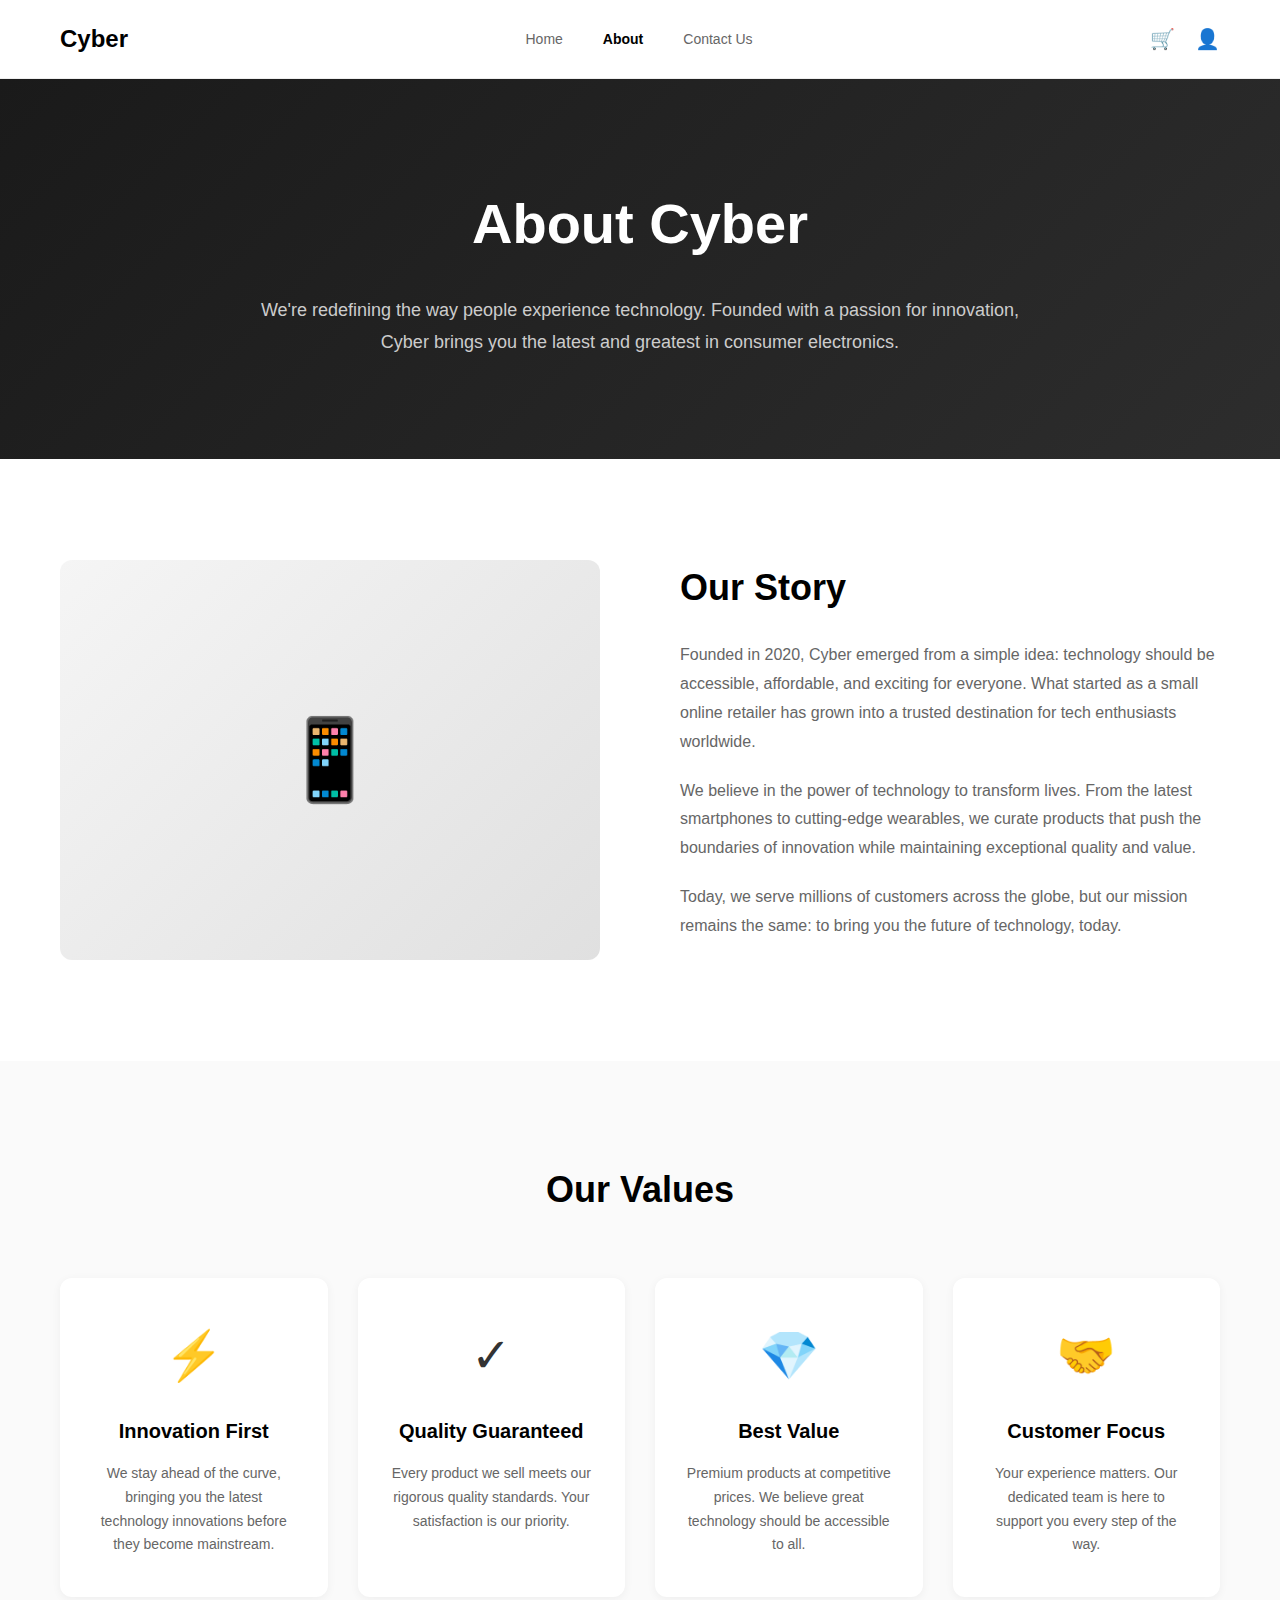
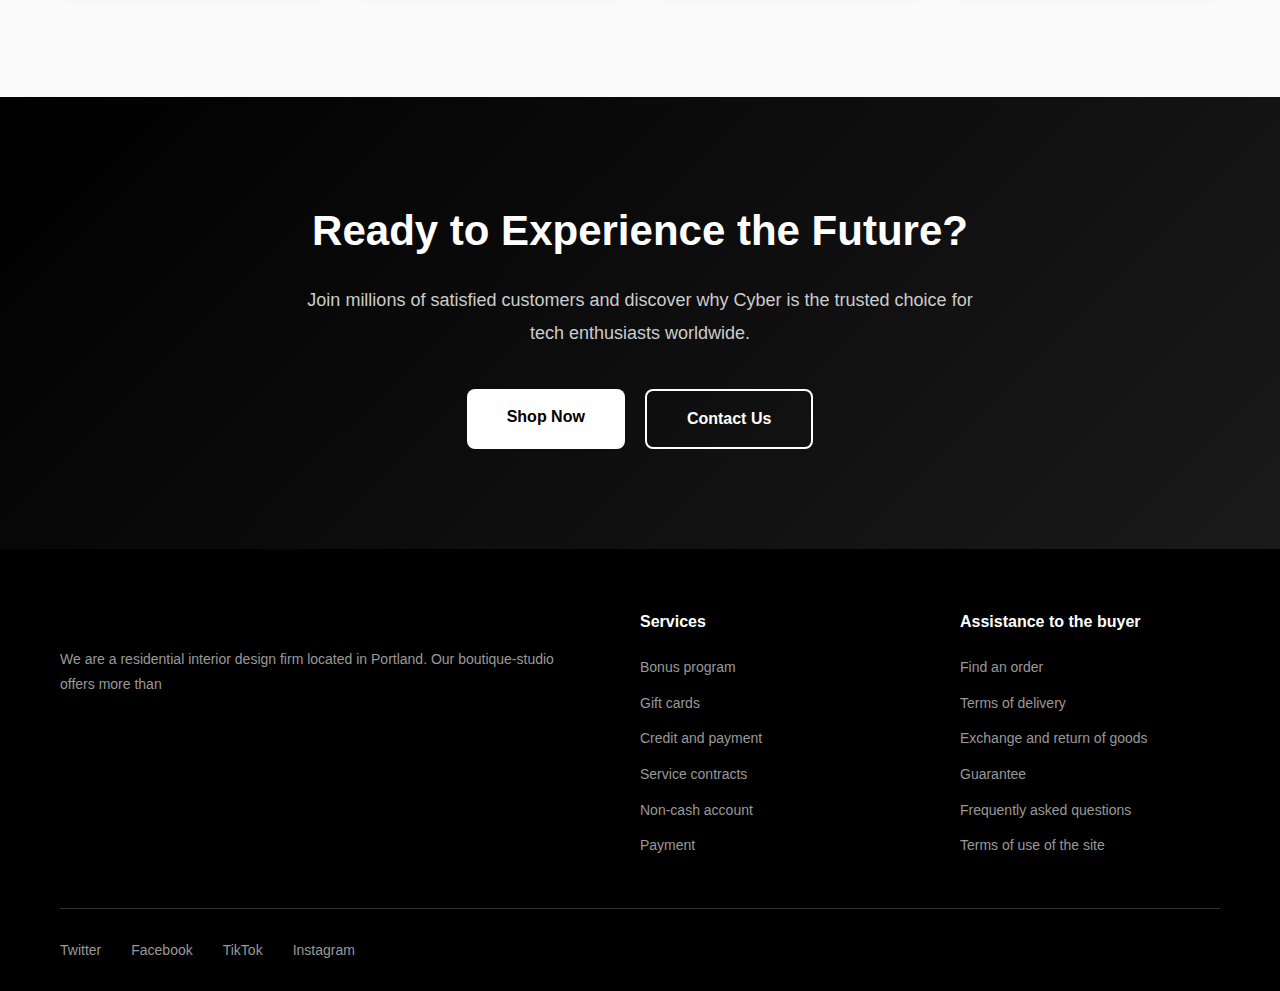
<file: about.html>
<!DOCTYPE html>
<html lang="en">
<head>
    <meta charset="UTF-8">
    <meta name="viewport" content="width=device-width, initial-scale=1.0">
    <title>About Us - Cyber</title>
    <link rel="stylesheet" href="/style/style.css" />
    <link rel="stylesheet" href="/style/about.css">
</head>
<body>
    <!-- Header -->
        <header class="header">
      <div class="container">
        <div class="nav-wrapper">
          <div class="logo">Cyber</div>
          <nav class="nav-menu">
            <a href="/index.html" class="nav-link ">Home</a>
            <a href="/about.html" class="nav-link active">About</a>
            <a href="/contact.html" class="nav-link">Contact Us</a>
          </nav>
          <div class="nav-icons">
            <a href="/cart.html" class="icon">🛒</a>
            <a href="#" class="icon">👤</a>
          </div>
        </div>
      </div>
    </header>

    <!-- Hero Section -->
    <section class="about-hero">
        <div class="container">
            <div class="hero-content">
                <h1 class="hero-title">About Cyber</h1>
                <p class="hero-description">We're redefining the way people experience technology. Founded with a passion for innovation, Cyber brings you the latest and greatest in consumer electronics.</p>
            </div>
        </div>
    </section>

    <!-- Story Section -->
    <section class="story-section">
        <div class="container">
            <div class="story-layout">
                <div class="story-image">
                    <div class="image-placeholder">
                        <span>📱</span>
                    </div>
                </div>
                <div class="story-content">
                    <h2 class="section-title">Our Story</h2>
                    <p>Founded in 2020, Cyber emerged from a simple idea: technology should be accessible, affordable, and exciting for everyone. What started as a small online retailer has grown into a trusted destination for tech enthusiasts worldwide.</p>
                    <p>We believe in the power of technology to transform lives. From the latest smartphones to cutting-edge wearables, we curate products that push the boundaries of innovation while maintaining exceptional quality and value.</p>
                    <p>Today, we serve millions of customers across the globe, but our mission remains the same: to bring you the future of technology, today.</p>
                </div>
            </div>
        </div>
    </section>

    <!-- Values Section -->
    <section class="values-section">
        <div class="container">
            <h2 class="section-title centered">Our Values</h2>
            <div class="values-grid">
                <div class="value-card">
                    <div class="value-icon">⚡</div>
                    <h3>Innovation First</h3>
                    <p>We stay ahead of the curve, bringing you the latest technology innovations before they become mainstream.</p>
                </div>
                <div class="value-card">
                    <div class="value-icon">✓</div>
                    <h3>Quality Guaranteed</h3>
                    <p>Every product we sell meets our rigorous quality standards. Your satisfaction is our priority.</p>
                </div>
                <div class="value-card">
                    <div class="value-icon">💎</div>
                    <h3>Best Value</h3>
                    <p>Premium products at competitive prices. We believe great technology should be accessible to all.</p>
                </div>
                <div class="value-card">
                    <div class="value-icon">🤝</div>
                    <h3>Customer Focus</h3>
                    <p>Your experience matters. Our dedicated team is here to support you every step of the way.</p>
                </div>
            </div>
        </div>
    </section>

    <!-- CTA Section -->
    <section class="cta-section">
        <div class="container">
            <div class="cta-content">
                <h2>Ready to Experience the Future?</h2>
                <p>Join millions of satisfied customers and discover why Cyber is the trusted choice for tech enthusiasts worldwide.</p>
                <div class="cta-buttons">
                    <a href="index.html#products" class="cta-btn primary">Shop Now</a>
                    <a href="contact.html" class="cta-btn secondary">Contact Us</a>
                </div>
            </div>
        </div>
    </section>

    <!-- Footer -->
    <footer class="footer">
        <div class="container">
            <div class="footer-grid">
                <div class="footer-col">
                    <div class="logo">cyber</div>
                    <p>We are a residential interior design firm located in Portland. Our boutique-studio offers more than</p>
                </div>
                <div class="footer-col">
                    <h4>Services</h4>
                    <ul>
                        <li><a href="#">Bonus program</a></li>
                        <li><a href="#">Gift cards</a></li>
                        <li><a href="#">Credit and payment</a></li>
                        <li><a href="#">Service contracts</a></li>
                        <li><a href="#">Non-cash account</a></li>
                        <li><a href="#">Payment</a></li>
                    </ul>
                </div>
                <div class="footer-col">
                    <h4>Assistance to the buyer</h4>
                    <ul>
                        <li><a href="#">Find an order</a></li>
                        <li><a href="#">Terms of delivery</a></li>
                        <li><a href="#">Exchange and return of goods</a></li>
                        <li><a href="#">Guarantee</a></li>
                        <li><a href="#">Frequently asked questions</a></li>
                        <li><a href="#">Terms of use of the site</a></li>
                    </ul>
                </div>
            </div>
            <div class="footer-social">
                <a href="#">Twitter</a>
                <a href="#">Facebook</a>
                <a href="#">TikTok</a>
                <a href="#">Instagram</a>
            </div>
        </div>
    </footer>
</body>
</html>
</file>
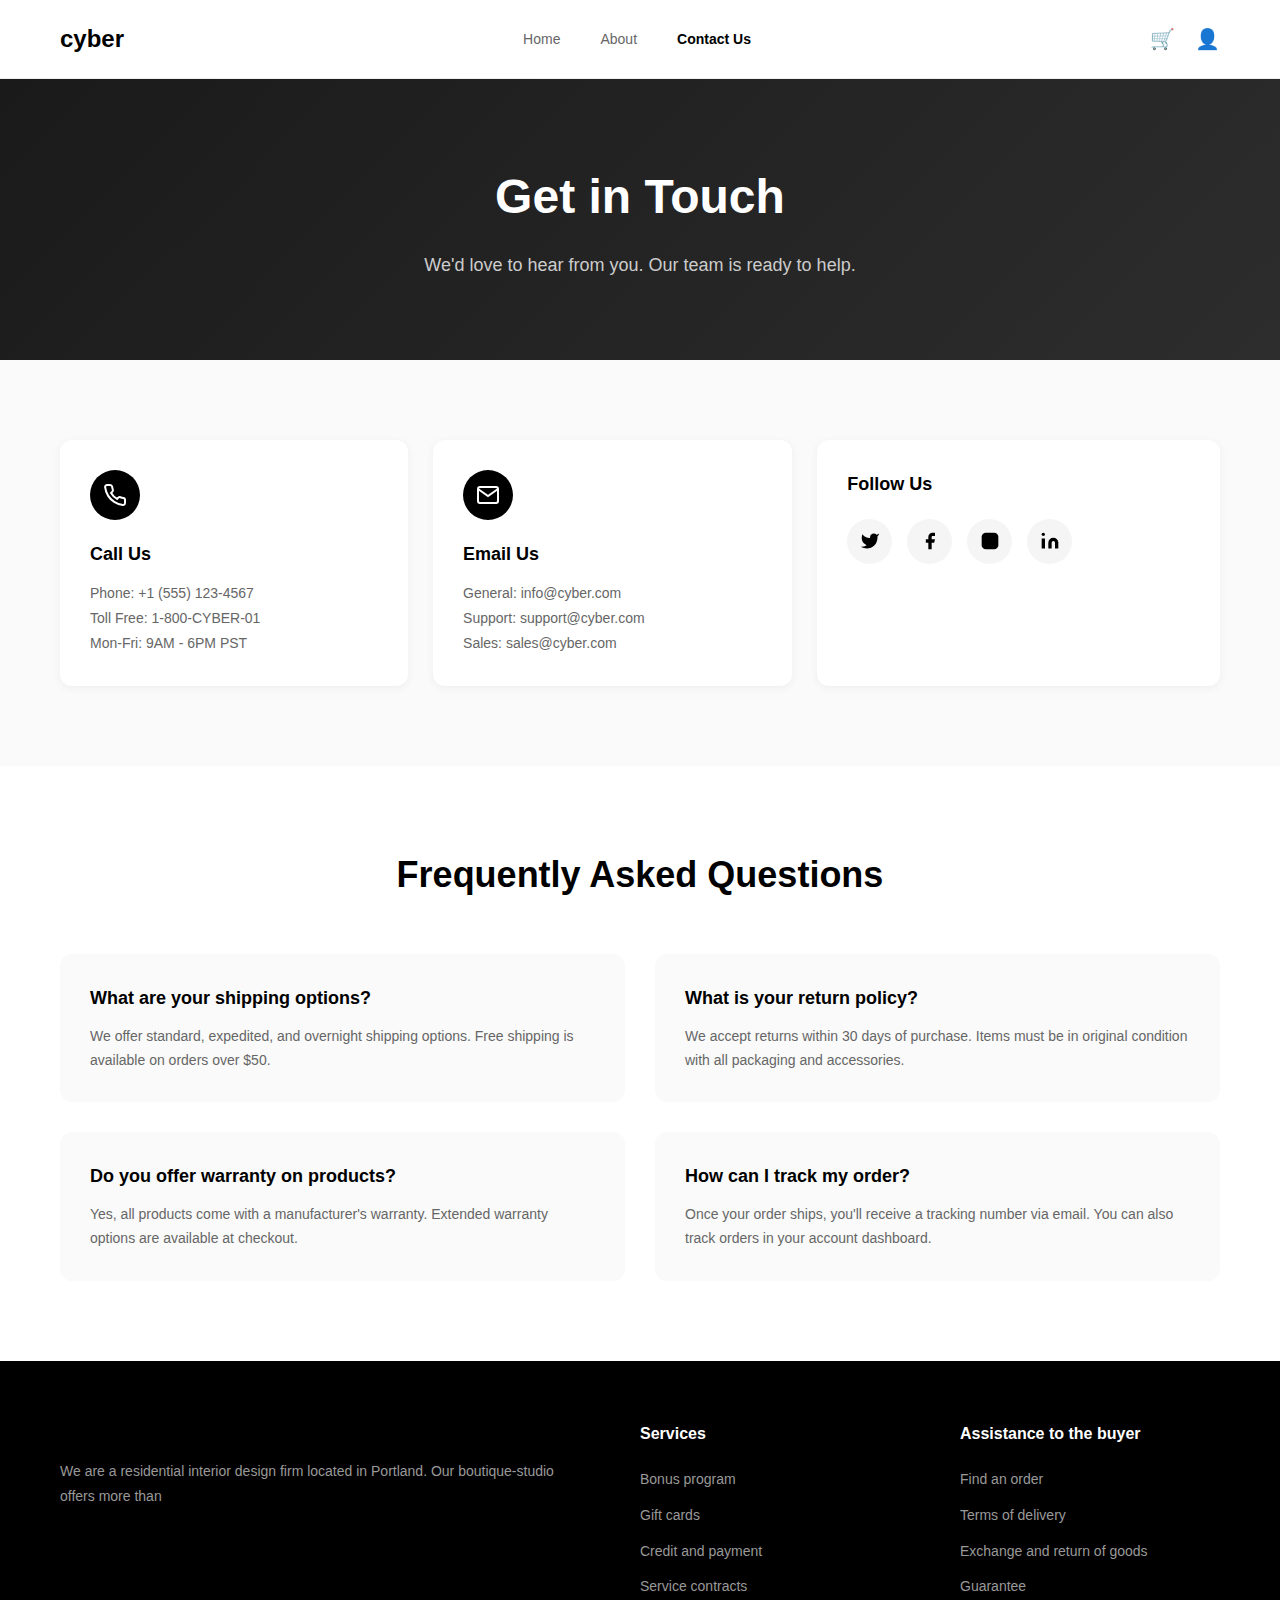
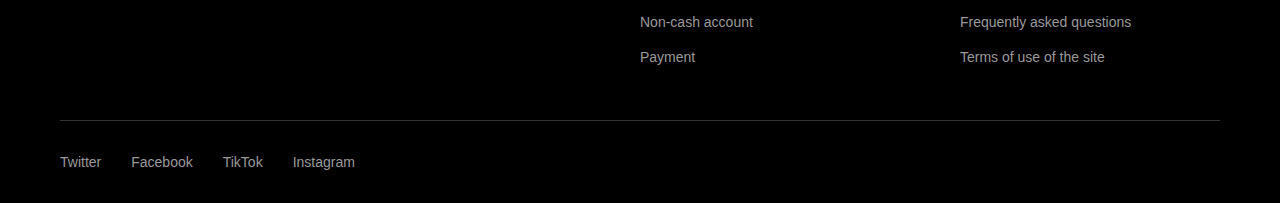
<file: contact.html>
<!DOCTYPE html>
<html lang="en">
<head>
    <meta charset="UTF-8">
    <meta name="viewport" content="width=device-width, initial-scale=1.0">
    <title>Contact Us - Cyber</title>
    <link rel="stylesheet" href="/style/style.css">
    <link rel="stylesheet" href="/style/contact.css">
</head>
<body>
    <!-- Header -->
    <header class="header">
      <div class="container">
        <div class="nav-wrapper">
          <div class="logo">cyber</div>
          <nav class="nav-menu">
            <a href="/index.html" class="nav-link">Home</a>
            <a href="/about.html" class="nav-link">About</a>
            <a href="/contact.html" class="nav-link active">Contact Us</a>
          </nav>
          <div class="nav-icons">
            <a href="/cart.html" class="icon">🛒</a>
            <a href="#" class="icon">👤</a>
          </div>
        </div>
      </div>
    </header>

    <!-- Hero Section -->
    <section class="contact-hero">
        <div class="container">
            <h1 class="hero-title">Get in Touch</h1>
            <p class="hero-subtitle">We'd love to hear from you. Our team is ready to help.</p>
        </div>
    </section>

    <!-- Contact Section -->
    <section class="contact-section">
        <div class="container">
                <!-- Contact Information -->
                <div class="contact-info">
                    <div class="info-card">
                        <div class="info-icon">
                            <svg width="24" height="24" viewBox="0 0 24 24" fill="none" stroke="currentColor" stroke-width="2">
                                <path d="M22 16.92v3a2 2 0 0 1-2.18 2 19.79 19.79 0 0 1-8.63-3.07 19.5 19.5 0 0 1-6-6 19.79 19.79 0 0 1-3.07-8.67A2 2 0 0 1 4.11 2h3a2 2 0 0 1 2 1.72 12.84 12.84 0 0 0 .7 2.81 2 2 0 0 1-.45 2.11L8.09 9.91a16 16 0 0 0 6 6l1.27-1.27a2 2 0 0 1 2.11-.45 12.84 12.84 0 0 0 2.81.7A2 2 0 0 1 22 16.92z"></path>
                            </svg>
                        </div>
                        <h3>Call Us</h3>
                        <p>Phone: +1 (555) 123-4567<br>Toll Free: 1-800-CYBER-01<br>Mon-Fri: 9AM - 6PM PST</p>
                    </div>

                    <div class="info-card">
                        <div class="info-icon">
                            <svg width="24" height="24" viewBox="0 0 24 24" fill="none" stroke="currentColor" stroke-width="2">
                                <path d="M4 4h16c1.1 0 2 .9 2 2v12c0 1.1-.9 2-2 2H4c-1.1 0-2-.9-2-2V6c0-1.1.9-2 2-2z"></path>
                                <polyline points="22,6 12,13 2,6"></polyline>
                            </svg>
                        </div>
                        <h3>Email Us</h3>
                        <p>General: info@cyber.com<br>Support: support@cyber.com<br>Sales: sales@cyber.com</p>
                    </div>

                 

                    <div class="social-links">
                        <h3>Follow Us</h3>
                        <div class="social-icons">
                            <a href="#" class="social-icon">
                                <svg width="20" height="20" viewBox="0 0 24 24" fill="currentColor">
                                    <path d="M23 3a10.9 10.9 0 01-3.14 1.53 4.48 4.48 0 00-7.86 3v1A10.66 10.66 0 013 4s-4 9 5 13a11.64 11.64 0 01-7 2c9 5 20 0 20-11.5a4.5 4.5 0 00-.08-.83A7.72 7.72 0 0023 3z"></path>
                                </svg>
                            </a>
                            <a href="#" class="social-icon">
                                <svg width="20" height="20" viewBox="0 0 24 24" fill="currentColor">
                                    <path d="M18 2h-3a5 5 0 00-5 5v3H7v4h3v8h4v-8h3l1-4h-4V7a1 1 0 011-1h3z"></path>
                                </svg>
                            </a>
                            <a href="#" class="social-icon">
                                <svg width="20" height="20" viewBox="0 0 24 24" fill="currentColor">
                                    <rect x="2" y="2" width="20" height="20" rx="5" ry="5"></rect>
                                    <path d="M16 11.37A4 4 0 1112.63 8 4 4 0 0116 11.37z" stroke="#000" stroke-width="1"></path>
                                    <line x1="17.5" y1="6.5" x2="17.51" y2="6.5" stroke="#000" stroke-width="2"></line>
                                </svg>
                            </a>
                            <a href="#" class="social-icon">
                                <svg width="20" height="20" viewBox="0 0 24 24" fill="currentColor">
                                    <path d="M16 8a6 6 0 016 6v7h-4v-7a2 2 0 00-2-2 2 2 0 00-2 2v7h-4v-7a6 6 0 016-6zM2 9h4v12H2z"></path>
                                    <circle cx="4" cy="4" r="2"></circle>
                                </svg>
                            </a>
                        </div>
                    </div>
               

            </div>
        </div>
    </section>


    <!-- FAQ Section -->
    <section class="faq-section">
        <div class="container">
            <h2 class="section-title">Frequently Asked Questions</h2>
            <div class="faq-grid">
                <div class="faq-item">
                    <h3>What are your shipping options?</h3>
                    <p>We offer standard, expedited, and overnight shipping options. Free shipping is available on orders over $50.</p>
                </div>
                <div class="faq-item">
                    <h3>What is your return policy?</h3>
                    <p>We accept returns within 30 days of purchase. Items must be in original condition with all packaging and accessories.</p>
                </div>
                <div class="faq-item">
                    <h3>Do you offer warranty on products?</h3>
                    <p>Yes, all products come with a manufacturer's warranty. Extended warranty options are available at checkout.</p>
                </div>
                <div class="faq-item">
                    <h3>How can I track my order?</h3>
                    <p>Once your order ships, you'll receive a tracking number via email. You can also track orders in your account dashboard.</p>
                </div>
            </div>
        </div>
    </section>

    <!-- Footer -->
    <footer class="footer">
        <div class="container">
            <div class="footer-grid">
                <div class="footer-col">
                    <div class="logo">cyber</div>
                    <p>We are a residential interior design firm located in Portland. Our boutique-studio offers more than</p>
                </div>
                <div class="footer-col">
                    <h4>Services</h4>
                    <ul>
                        <li><a href="#">Bonus program</a></li>
                        <li><a href="#">Gift cards</a></li>
                        <li><a href="#">Credit and payment</a></li>
                        <li><a href="#">Service contracts</a></li>
                        <li><a href="#">Non-cash account</a></li>
                        <li><a href="#">Payment</a></li>
                    </ul>
                </div>
                <div class="footer-col">
                    <h4>Assistance to the buyer</h4>
                    <ul>
                        <li><a href="#">Find an order</a></li>
                        <li><a href="#">Terms of delivery</a></li>
                        <li><a href="#">Exchange and return of goods</a></li>
                        <li><a href="#">Guarantee</a></li>
                        <li><a href="#">Frequently asked questions</a></li>
                        <li><a href="#">Terms of use of the site</a></li>
                    </ul>
                </div>
            </div>
            <div class="footer-social">
                <a href="#">Twitter</a>
                <a href="#">Facebook</a>
                <a href="#">TikTok</a>
                <a href="#">Instagram</a>
            </div>
        </div>
    </footer>
</body>
</html>
</file>
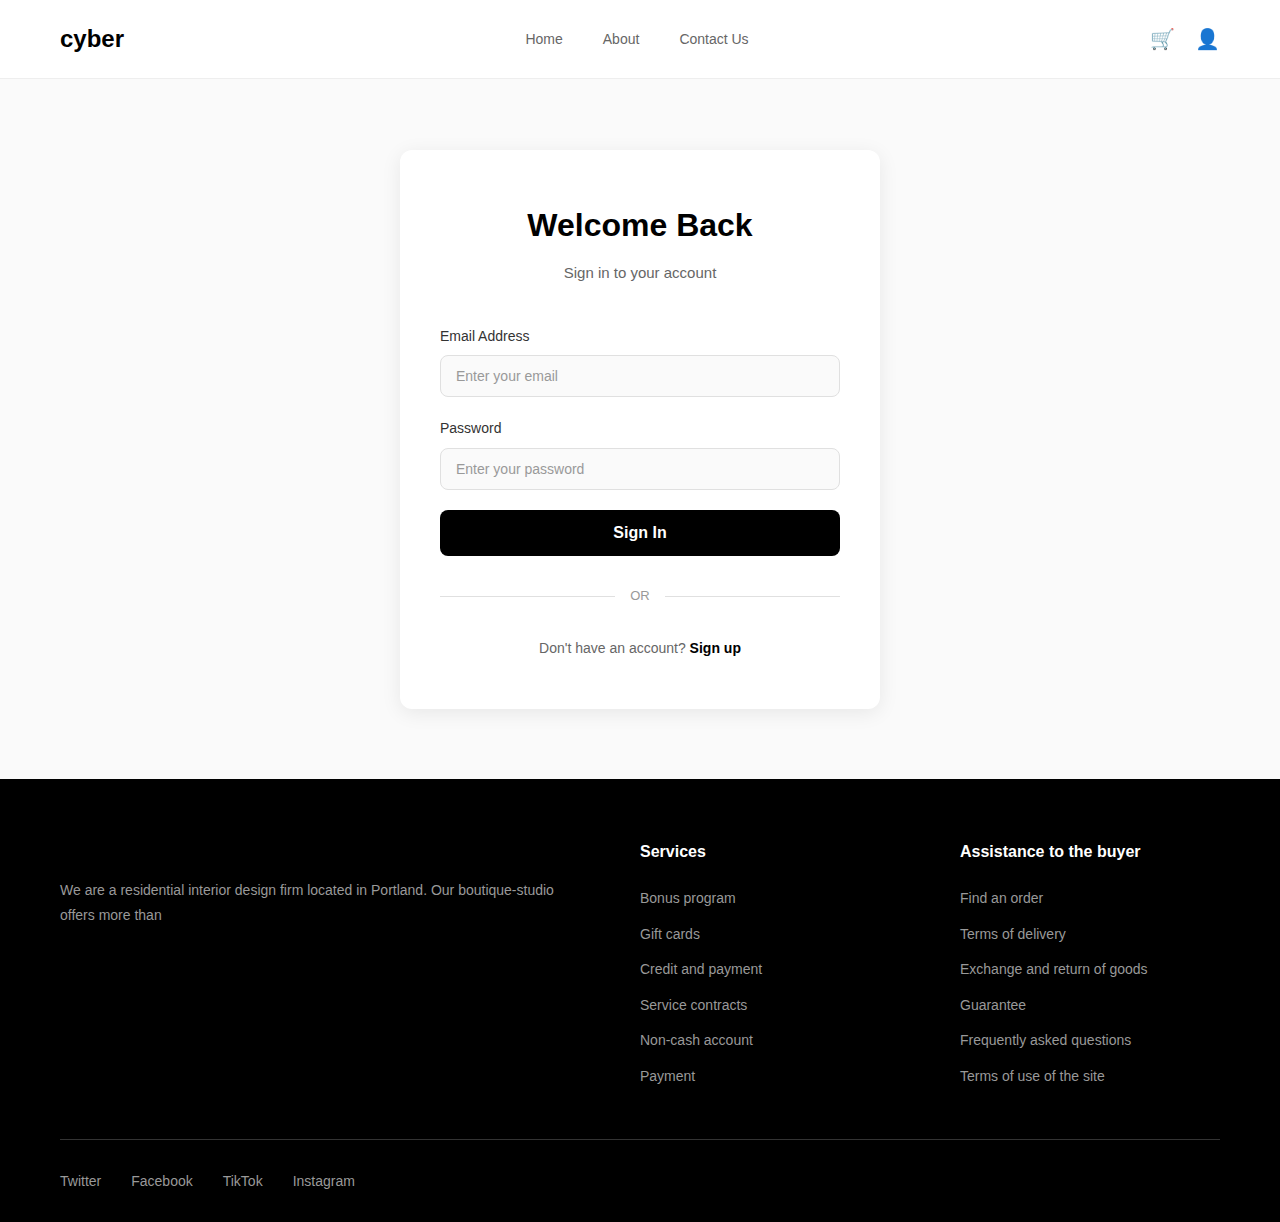
<file: signin.html>
<!DOCTYPE html>
<html lang="en">
  <head>
    <meta charset="UTF-8" />
    <meta name="viewport" content="width=device-width, initial-scale=1.0" />
    <title>Login - Cyber</title>
    <link rel="stylesheet" href="auth.css" />
  </head>
  <body>
    <!-- Header -->
    <header class="header">
      <div class="container">
        <div class="nav-wrapper">
          <div class="logo">cyber</div>
          <nav class="nav-menu">
            <a href="/index.html" class="nav-link">Home</a>
            <a href="#" class="nav-link">About</a>
            <a href="#" class="nav-link">Contact Us</a>
          </nav>
          <div class="nav-icons">
            <a href="/cart.html" class="icon">🛒</a>
            <a href="#" class="icon">👤</a>
          </div>
        </div>
      </div>
    </header>

    <!-- Login Section -->
    <section class="auth-section">
      <div class="auth-container">
        <div class="auth-box">
          <h1 class="auth-title">Welcome Back</h1>
          <p class="auth-subtitle">Sign in to your account</p>

          <form class="auth-form">
            <div class="form-group">
              <label for="email" class="form-label">Email Address</label>
              <input
                type="email"
                id="email"
                class="form-input"
                placeholder="Enter your email"
                required
              />
            </div>

            <div class="form-group">
              <label for="password" class="form-label">Password</label>
              <input
                type="password"
                id="password"
                class="form-input"
                placeholder="Enter your password"
                required
              />
            </div>

            <button type="submit" class="auth-btn">Sign In</button>
          </form>

          <div class="divider">
            <span>OR</span>
          </div>

          <p class="auth-footer">
            Don't have an account?
            <a href="/signup.html" class="auth-link">Sign up</a>
          </p>
        </div>
      </div>
    </section>

    <!-- Footer -->
    <footer class="footer">
      <div class="container">
        <div class="footer-grid">
          <div class="footer-col">
            <div class="logo">cyber</div>
            <p>
              We are a residential interior design firm located in Portland. Our
              boutique-studio offers more than
            </p>
          </div>
          <div class="footer-col">
            <h4>Services</h4>
            <ul>
              <li><a href="#">Bonus program</a></li>
              <li><a href="#">Gift cards</a></li>
              <li><a href="#">Credit and payment</a></li>
              <li><a href="#">Service contracts</a></li>
              <li><a href="#">Non-cash account</a></li>
              <li><a href="#">Payment</a></li>
            </ul>
          </div>
          <div class="footer-col">
            <h4>Assistance to the buyer</h4>
            <ul>
              <li><a href="#">Find an order</a></li>
              <li><a href="#">Terms of delivery</a></li>
              <li><a href="#">Exchange and return of goods</a></li>
              <li><a href="#">Guarantee</a></li>
              <li><a href="#">Frequently asked questions</a></li>
              <li><a href="#">Terms of use of the site</a></li>
            </ul>
          </div>
        </div>
        <div class="footer-social">
          <a href="#">Twitter</a>
          <a href="#">Facebook</a>
          <a href="#">TikTok</a>
          <a href="#">Instagram</a>
        </div>
      </div>
    </footer>
  </body>
</html>
</file>
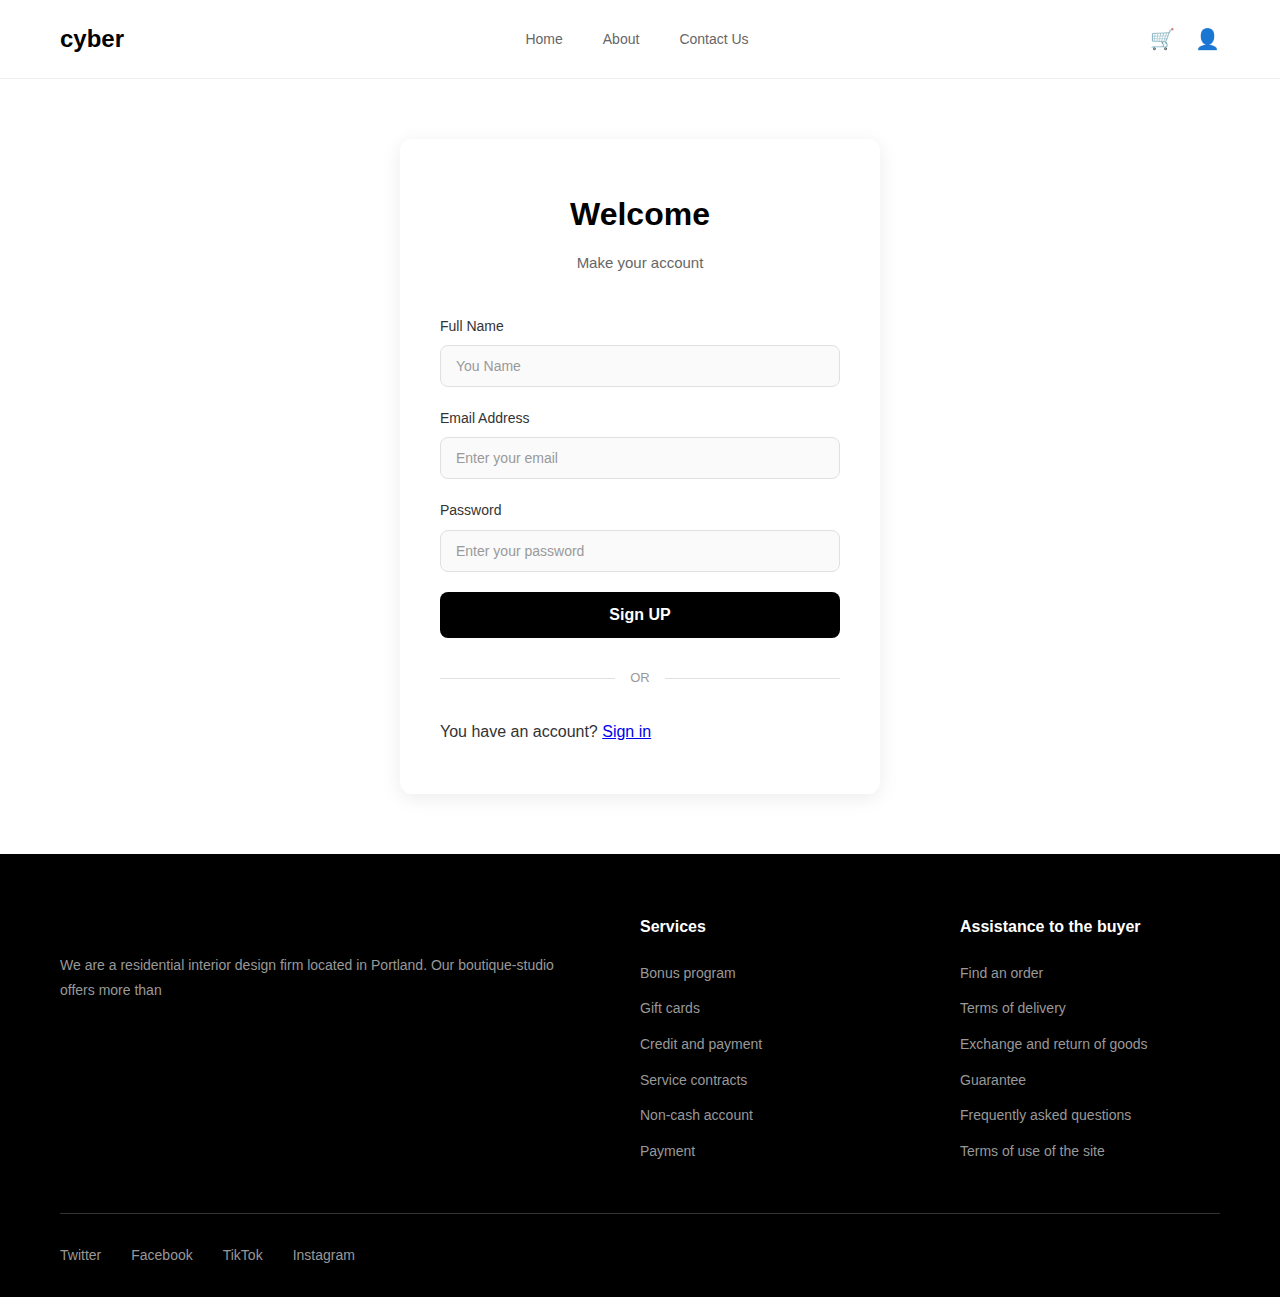
<file: signup.html>
<!DOCTYPE html>
<html lang="en">
  <head>
    <meta charset="UTF-8" />
    <meta name="viewport" content="width=device-width, initial-scale=1.0" />
    <title>Login - Cyber</title>
    <link rel="stylesheet" href="/style/style.css" />
    <link rel="stylesheet" href="/style/auth.css" />
  </head>
  <body>
    <!-- Header -->
    <header class="header">
      <div class="container">
        <div class="nav-wrapper">
          <div class="logo">cyber</div>
          <nav class="nav-menu">
            <a href="/index.html" class="nav-link">Home</a>
            <a href="#" class="nav-link">About</a>
            <a href="/contact.html" class="nav-link">Contact Us</a>
          </nav>
          <div class="nav-icons">
            <a href="/cart.html" class="icon">🛒</a>
            <a href="#" class="icon">👤</a>
          </div>
        </div>
      </div>
    </header>

    <!-- signup Section -->
    <section class="auth-section">
      <div class="auth-container">
        <div class="auth-box">
          <h1 class="auth-title">Welcome</h1>
          <p class="auth-subtitle">Make your account</p>

          <form class="auth-form" id="signupForm" >
            <div class="form-group">
              <label for="name" class="form-label">Full Name</label>
              <input
                type="text"
                id="name"
                class="form-input"
                placeholder="You Name"
                required
              />
            </div>
            <div class="form-group">
              <label for="email" class="form-label">Email Address</label>
              <input
                type="email"
                id="email"
                class="form-input"
                placeholder="Enter your email"
                required
              />
            </div>

            <div class="form-group">
              <label for="password" class="form-label">Password</label>
              <input
                type="password"
                id="password"
                class="form-input"
                placeholder="Enter your password"
                required
              />
            </div>

            <button type="submit"  class="auth-btn">Sign UP</button>
          </form>

          <div class="divider">
            <span>OR</span>
          </div>

          <p class="auth-footer">
            You have an account?
            <a href="/signin.html" class="auth-link">Sign in</a>
          </p>
        </div>
      </div>
    </section>

    <!-- Footer -->
    <footer class="footer">
      <div class="container">
        <div class="footer-grid">
          <div class="footer-col">
            <div class="logo">cyber</div>
            <p>
              We are a residential interior design firm located in Portland. Our
              boutique-studio offers more than
            </p>
          </div>
          <div class="footer-col">
            <h4>Services</h4>
            <ul>
              <li><a href="#">Bonus program</a></li>
              <li><a href="#">Gift cards</a></li>
              <li><a href="#">Credit and payment</a></li>
              <li><a href="#">Service contracts</a></li>
              <li><a href="#">Non-cash account</a></li>
              <li><a href="#">Payment</a></li>
            </ul>
          </div>
          <div class="footer-col">
            <h4>Assistance to the buyer</h4>
            <ul>
              <li><a href="#">Find an order</a></li>
              <li><a href="#">Terms of delivery</a></li>
              <li><a href="#">Exchange and return of goods</a></li>
              <li><a href="#">Guarantee</a></li>
              <li><a href="#">Frequently asked questions</a></li>
              <li><a href="#">Terms of use of the site</a></li>
            </ul>
          </div>
        </div>
        <div class="footer-social">
          <a href="#">Twitter</a>
          <a href="#">Facebook</a>
          <a href="#">TikTok</a>
          <a href="#">Instagram</a>
        </div>
      </div>
    </footer>
    <script src="/script/signup.js"></script>
  </body>
</html>
</file>
<file: style/about.css>
/* Hero Section */
.about-hero {
    background: linear-gradient(135deg, #1a1a1a 0%, #2d2d2d 100%);
    padding: 100px 0;
    text-align: center;
    color: #fff;
}

.hero-content {
    max-width: 800px;
    margin: 0 auto;
}

.hero-title {
    font-size: 56px;
    font-weight: 700;
    margin-bottom: 25px;
}

.hero-description {
    font-size: 18px;
    line-height: 1.8;
    color: #ccc;
}

/* Story Section */
.story-section {
    padding: 100px 0;
    background: #fff;
}

.story-layout {
    display: grid;
    grid-template-columns: 1fr 1fr;
    gap: 80px;
    align-items: center;
}

.story-image {
    position: relative;
}

.image-placeholder {
    width: 100%;
    height: 400px;
    background: linear-gradient(135deg, #f5f5f5 0%, #e0e0e0 100%);
    border-radius: 12px;
    display: flex;
    align-items: center;
    justify-content: center;
    font-size: 80px;
}

.section-title {
    font-size: 36px;
    font-weight: 700;
    margin-bottom: 25px;
    color: #000;
}

.section-title.centered {
    text-align: center;
}

.story-content p {
    color: #666;
    font-size: 16px;
    line-height: 1.8;
    margin-bottom: 20px;
}

/* Values Section */
.values-section {
    padding: 100px 0;
    background: #fafafa;
}

.values-grid {
    display: grid;
    grid-template-columns: repeat(4, 1fr);
    gap: 30px;
    margin-top: 60px;
}

.value-card {
    background: #fff;
    padding: 40px 30px;
    border-radius: 12px;
    text-align: center;
    transition: all 0.3s;
    box-shadow: 0 2px 10px rgba(0,0,0,0.05);
}

.value-card:hover {
    transform: translateY(-10px);
    box-shadow: 0 10px 30px rgba(0,0,0,0.1);
}

.value-icon {
    font-size: 48px;
    margin-bottom: 20px;
}

.value-card h3 {
    font-size: 20px;
    font-weight: 600;
    margin-bottom: 15px;
    color: #000;
}

.value-card p {
    color: #666;
    font-size: 14px;
    line-height: 1.7;
}

/* CTA Section */
.cta-section {
    padding: 100px 0;
    background: linear-gradient(135deg, #000 0%, #1a1a1a 100%);
    color: #fff;
}

.cta-content {
    max-width: 700px;
    margin: 0 auto;
    text-align: center;
}

.cta-content h2 {
    font-size: 42px;
    font-weight: 700;
    margin-bottom: 20px;
}

.cta-content p {
    font-size: 18px;
    color: #ccc;
    margin-bottom: 40px;
    line-height: 1.8;
}

.cta-buttons {
    display: flex;
    gap: 20px;
    justify-content: center;
}

.cta-btn {
    padding: 15px 40px;
    border-radius: 8px;
    font-size: 16px;
    font-weight: 600;
    text-decoration: none;
    transition: all 0.3s;
    display: inline-block;
}

.cta-btn.primary {
    background: #fff;
    color: #000;
}

.cta-btn.primary:hover {
    background: #f0f0f0;
    transform: translateY(-2px);
    box-shadow: 0 6px 20px rgba(255,255,255,0.2);
}

.cta-btn.secondary {
    background: transparent;
    color: #fff;
    border: 2px solid #fff;
}

.cta-btn.secondary:hover {
    background: #fff;
    color: #000;
    transform: translateY(-2px);
}

/* Responsive Design */
@media (max-width: 1024px) {
    .story-layout {
        grid-template-columns: 1fr;
        gap: 50px;
    }
    
    .values-grid {
        grid-template-columns: repeat(2, 1fr);
    }
    
    .stats-grid {
        grid-template-columns: repeat(2, 1fr);
    }
    
    .team-grid {
        grid-template-columns: repeat(2, 1fr);
    }
    
    .mission-features {
        grid-template-columns: repeat(2, 1fr);
    }
}

@media (max-width: 768px) {
    .nav-menu {
        display: none;
    }
    
    .search-bar {
        flex: 1;
    }
    
    .hero-title {
        font-size: 42px;
    }
    
    .hero-description {
        font-size: 16px;
    }
    
    .values-grid {
        grid-template-columns: 1fr;
    }
    
    .stats-grid {
        grid-template-columns: 1fr;
    }
    
    .team-grid {
        grid-template-columns: 1fr;
    }
    
    .mission-features {
        grid-template-columns: 1fr;
    }
    
    .timeline::before {
        left: 20px;
    }
    
    .timeline-item {
        grid-template-columns: 1fr;
    }
    
    .timeline-year {
        text-align: left;
        padding-bottom: 10px;
    }
    
    .timeline-content::before {
        left: -30px;
    }
    
    .cta-buttons {
        flex-direction: column;
        align-items: center;
    }
    
    .cta-btn {
        width: 100%;
        max-width: 300px;
    }
    
    .footer-grid {
        grid-template-columns: 1fr;
        gap: 40px;
    }
}

@media (max-width: 480px) {
    .hero-title {
        font-size: 32px;
    }
    
    .section-title {
        font-size: 28px;
    }
    
    .stat-number {
        font-size: 36px;
    }
    
    .cta-content h2 {
        font-size: 32px;
    }
}

/* Animations */
@keyframes fadeInUp {
    from {
        opacity: 0;
        transform: translateY(30px);
    }
    to {
        opacity: 1;
        transform: translateY(0);
    }
}

.value-card,
.team-card,
.timeline-item {
    animation: fadeInUp 0.6s ease-out;
}
</file>
<file: style/contact.css>
/* Hero Section */
.contact-hero {
    background: linear-gradient(135deg, #1a1a1a 0%, #2d2d2d 100%);
    padding: 80px 0;
    text-align: center;
    color: #fff;
}

.hero-title {
    font-size: 48px;
    font-weight: 700;
    margin-bottom: 15px;
}

.hero-subtitle {
    font-size: 18px;
    color: #ccc;
}

/* Contact Section */
.contact-section {
    padding: 80px 0;
    background: #fafafa;
}

.contact-layout {
    display: grid;
    grid-template-columns: 400px 1fr;
    gap: 60px;
}

/* Contact Info */
.contact-info {
    display: flex;
    gap: 25px;
    width: 100%;
}

.info-card {
    background: #fff;
    padding: 30px;
    border-radius: 12px;
    box-shadow: 0 2px 10px rgba(0,0,0,0.05);
    flex-grow: 1;
}

.info-icon {
    width: 50px;
    height: 50px;
    background: #000;
    color: #fff;
    border-radius: 50%;
    display: flex;
    align-items: center;
    justify-content: center;
    margin-bottom: 20px;
}

.info-card h3 {
    font-size: 18px;
    font-weight: 600;
    margin-bottom: 12px;
    color: #000;
}

.info-card p {
    color: #666;
    font-size: 14px;
    line-height: 1.8;
}

.social-links {
    background: #fff;
    padding: 30px;
    border-radius: 12px;
    box-shadow: 0 2px 10px rgba(0,0,0,0.05);
    flex-grow: 1;
}

.social-links h3 {
    font-size: 18px;
    font-weight: 600;
    margin-bottom: 20px;
    color: #000;
}

.social-icons {
    display: flex;
    gap: 15px;
}

.social-icon {
    width: 45px;
    height: 45px;
    background: #f5f5f5;
    border-radius: 50%;
    display: flex;
    align-items: center;
    justify-content: center;
    color: #000;
    transition: all 0.3s;
    text-decoration: none;
}

.social-icon:hover {
    background: #000;
    color: #fff;
    transform: translateY(-3px);
}


/* FAQ Section */
.faq-section {
    padding: 80px 0;
    background: #fff;
}

.section-title {
    font-size: 36px;
    font-weight: 700;
    text-align: center;
    margin-bottom: 50px;
    color: #000;
}

.faq-grid {
    display: grid;
    grid-template-columns: repeat(2, 1fr);
    gap: 30px;
}

.faq-item {
    background: #fafafa;
    padding: 30px;
    border-radius: 12px;
    transition: all 0.3s;
}

.faq-item:hover {
    box-shadow: 0 5px 20px rgba(0,0,0,0.08);
    transform: translateY(-3px);
}

.faq-item h3 {
    font-size: 18px;
    font-weight: 600;
    margin-bottom: 12px;
    color: #000;
}

.faq-item p {
    color: #666;
    font-size: 14px;
    line-height: 1.7;
}

/* Responsive Design */
@media (max-width: 1024px) {
    .contact-layout {
        grid-template-columns: 1fr;
        gap: 40px;
    }
    
    .faq-grid {
        grid-template-columns: 1fr;
    }
}

@media (max-width: 768px) {
    .nav-menu {
        display: none;
    }
    
    .search-bar {
        flex: 1;
    }
    
    .hero-title {
        font-size: 36px;
    }
    
    .contact-form-container {
        padding: 30px;
    }
    
    .form-row {
        grid-template-columns: 1fr;
    }
    
    .footer-grid {
        grid-template-columns: 1fr;
        gap: 40px;
    }
}

@media (max-width: 480px) {
    .hero-title {
        font-size: 28px;
    }
    
    .hero-subtitle {
        font-size: 16px;
    }
    
    .contact-form-container {
        padding: 25px 20px;
    }
    
    .form-title {
        font-size: 24px;
    }
    
    .section-title {
        font-size: 28px;
    }
    
    .social-icons {
        justify-content: center;
    }
}

/* Animations */
@keyframes fadeInUp {
    from {
        opacity: 0;
        transform: translateY(30px);
    }
    to {
        opacity: 1;
        transform: translateY(0);
    }
}

.contact-form-container,
.info-card,
.faq-item {
    animation: fadeInUp 0.6s ease-out;
}
</file>
<file: style/auth.css>
/* Auth Section */
.auth-section {
    min-height: calc(100vh - 200px);
    display: flex;
    align-items: center;
    justify-content: center;
    padding: 60px 20px;
}

.auth-container {
    width: 100%;
    max-width: 480px;
}

.auth-box {
    background: #fff;
    padding: 50px 40px;
    border-radius: 12px;
    box-shadow: 0 4px 20px rgba(0,0,0,0.08);
}

.auth-title {
    font-size: 32px;
    font-weight: 700;
    margin-bottom: 10px;
    text-align: center;
    color: #000;
}

.auth-subtitle {
    font-size: 15px;
    color: #666;
    text-align: center;
    margin-bottom: 40px;
}

/* Form Styles */
.auth-form {
    margin-bottom: 30px;
}

.form-row {
    display: grid;
    grid-template-columns: 1fr 1fr;
    gap: 15px;
    margin-bottom: 0;
}

.form-group {
    margin-bottom: 20px;
}

.form-label {
    display: block;
    font-size: 14px;
    font-weight: 500;
    color: #333;
    margin-bottom: 8px;
}

.form-input {
    width: 100%;
    padding: 12px 15px;
    border: 1px solid #e0e0e0;
    border-radius: 8px;
    font-size: 14px;
    transition: all 0.3s;
    background: #fafafa;
}

.form-input:focus {
    outline: none;
    border-color: #000;
    background: #fff;
}

.form-input::placeholder {
    color: #999;
}

.form-options {
    display: flex;
    justify-content: space-between;
    align-items: center;
    margin-bottom: 25px;
    font-size: 14px;
}

.checkbox-label {
    display: flex;
    align-items: center;
    cursor: pointer;
    color: #666;
}

.checkbox-input {
    margin-right: 8px;
    cursor: pointer;
    accent-color: #000;
}

.forgot-link {
    color: #000;
    text-decoration: none;
    font-weight: 500;
    transition: color 0.3s;
}

.forgot-link:hover {
    color: #333;
}

.terms-link {
    color: #000;
    font-weight: 500;
    text-decoration: none;
    transition: color 0.3s;
}

.terms-link:hover {
    text-decoration: underline;
}

.auth-btn {
    width: 100%;
    padding: 14px;
    background: #000;
    color: #fff;
    border: none;
    border-radius: 8px;
    font-size: 16px;
    font-weight: 600;
    cursor: pointer;
    transition: all 0.3s;
}

.auth-btn:hover {
    background: #333;
    transform: translateY(-2px);
    box-shadow: 0 4px 12px rgba(0,0,0,0.2);
}

/* Divider */
.divider {
    display: flex;
    align-items: center;
    text-align: center;
    margin: 30px 0;
}

.divider::before,
.divider::after {
    content: '';
    flex: 1;
    border-bottom: 1px solid #e0e0e0;
}

.divider span {
    padding: 0 15px;
    color: #999;
    font-size: 13px;
    font-weight: 500;
}

/* Social Login */
.social-login {
    display: flex;
    flex-direction: column;
    gap: 12px;
    margin-bottom: 30px;
}

.social-btn {
    width: 100%;
    padding: 12px;
    border: 1px solid #e0e0e0;
    border-radius: 8px;
    background: #fff;
    font-size: 14px;
    font-weight: 500;
    cursor: pointer;
    transition: all 0.3s;
    display: flex;
    align-items: center;
    justify-content: center;
    gap: 12px;
}

.social-btn:hover {
    background: #fafafa;
    border-color: #ccc;
    transform: translateY(-2px);
    box-shadow: 0 4px 12px rgba(0,0,0,0.1);
}

.google-btn {
    color: #333;
}

.apple-btn {
    color: #000;
}

/* Responsive Design */
@media (max-width: 768px) {
    .nav-menu {
        display: none;
    }
    
    .auth-box {
        padding: 40px 30px;
    }
    
    .auth-title {
        font-size: 28px;
    }
    
    .form-row {
        grid-template-columns: 1fr;
    }
    
    .form-options {
        flex-direction: column;
        align-items: flex-start;
        gap: 15px;
    }
    
    .footer-grid {
        grid-template-columns: 1fr;
        gap: 40px;
    }
}

@media (max-width: 480px) {
    .auth-section {
        padding: 30px 15px;
    }
    
    .auth-box {
        padding: 30px 20px;
    }
    
    .auth-title {
        font-size: 24px;
    }
    
    .auth-subtitle {
        font-size: 14px;
    }
}

/* Animations */
@keyframes fadeIn {
    from {
        opacity: 0;
        transform: translateY(20px);
    }
    to {
        opacity: 1;
        transform: translateY(0);
    }
}

.auth-box {
    animation: fadeIn 0.6s ease-out;
}

/* Input Focus Effects */
.form-input:focus {
    box-shadow: 0 0 0 3px rgba(0,0,0,0.05);
}

/* Button Active State */
.auth-btn:active,
.social-btn:active {
    transform: translateY(0);
}
</file>
<file: style/style.css>
/* Reset and Base Styles */
* {
    margin: 0;
    padding: 0;
    box-sizing: border-box;
}

body {
    font-family: -apple-system, BlinkMacSystemFont, 'Segoe UI', Roboto, Oxygen, Ubuntu, Cantarell, sans-serif;
    line-height: 1.6;
    color: #333;
    background: #fff;
}

.container {
    max-width: 1200px;
    margin: 0 auto;
    padding: 0 20px;
}

/* Header */
.header {
    background: #fff;
    border-bottom: 1px solid #eee;
    padding: 20px 0;
    position: sticky;
    top: 0;
    z-index: 100;
}

.nav-wrapper {
    display: flex;
    justify-content: space-between;
    align-items: center;
}

.logo {
    font-size: 24px;
    font-weight: 700;
    color: #000;
}

.nav-menu {
    display: flex;
    gap: 40px;
}

.nav-link {
    text-decoration: none;
    color: #666;
    font-size: 14px;
    transition: color 0.3s;
}

.nav-link:hover,
.nav-link.active {
    color: #000;
    font-weight: bold;
}

.nav-icons {
    display: flex;
    gap: 20px;
}

.icon {
    text-decoration: none;
    font-size: 20px;
    color: #000;
    cursor: pointer;
}

/* Footer */
.footer {
    background: #000;
    color: #fff;
    padding: 60px 0 30px;
}

.footer-grid {
    display: grid;
    grid-template-columns: 2fr 1fr 1fr;
    gap: 60px;
    margin-bottom: 40px;
}

.footer-col h4 {
    margin-bottom: 20px;
    font-size: 16px;
}

.footer-col p {
    color: #999;
    font-size: 14px;
    line-height: 1.8;
}

.footer-col ul {
    list-style: none;
}

.footer-col ul li {
    margin-bottom: 10px;
}

.footer-col ul li a {
    color: #999;
    text-decoration: none;
    font-size: 14px;
    transition: color 0.3s;
}

.footer-col ul li a:hover {
    color: #fff;
}

.footer-social {
    display: flex;
    gap: 30px;
    padding-top: 30px;
    border-top: 1px solid #333;
}

.footer-social a {
    color: #999;
    text-decoration: none;
    font-size: 14px;
    transition: color 0.3s;
}

.footer-social a:hover {
    color: #fff;
}

/* Responsive Design */
@media (max-width: 1024px) {
    .category-grid {
        grid-template-columns: repeat(3, 1fr);
    }
    
    .products-grid,
    .discount-grid,
    .popular-grid {
        grid-template-columns: repeat(2, 1fr);
    }
    
    .products-layout {
        flex-direction: column;
    }
    
    .filters-sidebar {
        flex: 0 0 auto;
    }
}

@media (max-width: 768px) {
    .hero .container {
        flex-direction: column;
        text-align: center;
    }
    
    .hero-title {
        font-size: 48px;
    }
    
    .banner-grid {
        grid-template-columns: 1fr;
    }
    
    .category-grid {
        grid-template-columns: repeat(2, 1fr);
    }
    
    .products-grid,
    .discount-grid,
    .popular-grid {
        grid-template-columns: repeat(2, 1fr);
    }
    
    .footer-grid {
        grid-template-columns: 1fr;
        gap: 40px;
    }
}

@media (max-width: 480px) {
    .nav-menu {
        display: none;
    }
    
    .products-grid,
    .discount-grid,
    .popular-grid {
        grid-template-columns: 1fr;
    }
    
    .category-grid {
        grid-template-columns: repeat(2, 1fr);
    }
}
</file>
<file: auth.css>
/* Reset and Base Styles */
* {
    margin: 0;
    padding: 0;
    box-sizing: border-box;
}

body {
    font-family: -apple-system, BlinkMacSystemFont, 'Segoe UI', Roboto, Oxygen, Ubuntu, Cantarell, sans-serif;
    line-height: 1.6;
    color: #333;
    background: #fafafa;
}

.container {
    max-width: 1200px;
    margin: 0 auto;
    padding: 0 20px;
}

/* Header */
.header {
    background: #fff;
    border-bottom: 1px solid #eee;
    padding: 20px 0;
    position: sticky;
    top: 0;
    z-index: 100;
}

.nav-wrapper {
    display: flex;
    justify-content: space-between;
    align-items: center;
}

.logo {
    font-size: 24px;
    font-weight: 700;
    color: #000;
}

.nav-menu {
    display: flex;
    gap: 40px;
}

.nav-link {
    text-decoration: none;
    color: #666;
    font-size: 14px;
    transition: color 0.3s;
}

.nav-link:hover,
.nav-link.active {
    color: #000;
}

.nav-icons {
    display: flex;
    gap: 20px;
}

.icon {
    text-decoration: none;
    font-size: 20px;
    color: #000;
    cursor: pointer;
}

/* Auth Section */
.auth-section {
    min-height: calc(100vh - 200px);
    display: flex;
    align-items: center;
    justify-content: center;
    padding: 60px 20px;
}

.auth-container {
    width: 100%;
    max-width: 480px;
}

.auth-box {
    background: #fff;
    padding: 50px 40px;
    border-radius: 12px;
    box-shadow: 0 4px 20px rgba(0,0,0,0.08);
}

.auth-title {
    font-size: 32px;
    font-weight: 700;
    margin-bottom: 10px;
    text-align: center;
    color: #000;
}

.auth-subtitle {
    font-size: 15px;
    color: #666;
    text-align: center;
    margin-bottom: 40px;
}

/* Form Styles */
.auth-form {
    margin-bottom: 30px;
}

.form-row {
    display: grid;
    grid-template-columns: 1fr 1fr;
    gap: 15px;
    margin-bottom: 0;
}

.form-group {
    margin-bottom: 20px;
}

.form-label {
    display: block;
    font-size: 14px;
    font-weight: 500;
    color: #333;
    margin-bottom: 8px;
}

.form-input {
    width: 100%;
    padding: 12px 15px;
    border: 1px solid #e0e0e0;
    border-radius: 8px;
    font-size: 14px;
    transition: all 0.3s;
    background: #fafafa;
}

.form-input:focus {
    outline: none;
    border-color: #000;
    background: #fff;
}

.form-input::placeholder {
    color: #999;
}

.form-options {
    display: flex;
    justify-content: space-between;
    align-items: center;
    margin-bottom: 25px;
    font-size: 14px;
}

.checkbox-label {
    display: flex;
    align-items: center;
    cursor: pointer;
    color: #666;
}

.checkbox-input {
    margin-right: 8px;
    cursor: pointer;
    accent-color: #000;
}

.forgot-link {
    color: #000;
    text-decoration: none;
    font-weight: 500;
    transition: color 0.3s;
}

.forgot-link:hover {
    color: #333;
}

.terms-link {
    color: #000;
    font-weight: 500;
    text-decoration: none;
    transition: color 0.3s;
}

.terms-link:hover {
    text-decoration: underline;
}

.auth-btn {
    width: 100%;
    padding: 14px;
    background: #000;
    color: #fff;
    border: none;
    border-radius: 8px;
    font-size: 16px;
    font-weight: 600;
    cursor: pointer;
    transition: all 0.3s;
}

.auth-btn:hover {
    background: #333;
    transform: translateY(-2px);
    box-shadow: 0 4px 12px rgba(0,0,0,0.2);
}

/* Divider */
.divider {
    display: flex;
    align-items: center;
    text-align: center;
    margin: 30px 0;
}

.divider::before,
.divider::after {
    content: '';
    flex: 1;
    border-bottom: 1px solid #e0e0e0;
}

.divider span {
    padding: 0 15px;
    color: #999;
    font-size: 13px;
    font-weight: 500;
}

/* Social Login */
.social-login {
    display: flex;
    flex-direction: column;
    gap: 12px;
    margin-bottom: 30px;
}

.social-btn {
    width: 100%;
    padding: 12px;
    border: 1px solid #e0e0e0;
    border-radius: 8px;
    background: #fff;
    font-size: 14px;
    font-weight: 500;
    cursor: pointer;
    transition: all 0.3s;
    display: flex;
    align-items: center;
    justify-content: center;
    gap: 12px;
}

.social-btn:hover {
    background: #fafafa;
    border-color: #ccc;
    transform: translateY(-2px);
    box-shadow: 0 4px 12px rgba(0,0,0,0.1);
}

.google-btn {
    color: #333;
}

.apple-btn {
    color: #000;
}

/* Footer Text */
.auth-footer {
    text-align: center;
    font-size: 14px;
    color: #666;
}

.auth-link {
    color: #000;
    font-weight: 600;
    text-decoration: none;
    transition: color 0.3s;
}

.auth-link:hover {
    text-decoration: underline;
}

/* Footer */
.footer {
    background: #000;
    color: #fff;
    padding: 60px 0 30px;
    margin-top: auto;
}

.footer-grid {
    display: grid;
    grid-template-columns: 2fr 1fr 1fr;
    gap: 60px;
    margin-bottom: 40px;
}

.footer-col h4 {
    margin-bottom: 20px;
    font-size: 16px;
}

.footer-col p {
    color: #999;
    font-size: 14px;
    line-height: 1.8;
}

.footer-col ul {
    list-style: none;
}

.footer-col ul li {
    margin-bottom: 10px;
}

.footer-col ul li a {
    color: #999;
    text-decoration: none;
    font-size: 14px;
    transition: color 0.3s;
}

.footer-col ul li a:hover {
    color: #fff;
}

.footer-social {
    display: flex;
    gap: 30px;
    padding-top: 30px;
    border-top: 1px solid #333;
}

.footer-social a {
    color: #999;
    text-decoration: none;
    font-size: 14px;
    transition: color 0.3s;
}

.footer-social a:hover {
    color: #fff;
}

/* Responsive Design */
@media (max-width: 768px) {
    .nav-menu {
        display: none;
    }
    
    .auth-box {
        padding: 40px 30px;
    }
    
    .auth-title {
        font-size: 28px;
    }
    
    .form-row {
        grid-template-columns: 1fr;
    }
    
    .form-options {
        flex-direction: column;
        align-items: flex-start;
        gap: 15px;
    }
    
    .footer-grid {
        grid-template-columns: 1fr;
        gap: 40px;
    }
}

@media (max-width: 480px) {
    .auth-section {
        padding: 30px 15px;
    }
    
    .auth-box {
        padding: 30px 20px;
    }
    
    .auth-title {
        font-size: 24px;
    }
    
    .auth-subtitle {
        font-size: 14px;
    }
}

/* Animations */
@keyframes fadeIn {
    from {
        opacity: 0;
        transform: translateY(20px);
    }
    to {
        opacity: 1;
        transform: translateY(0);
    }
}

.auth-box {
    animation: fadeIn 0.6s ease-out;
}

/* Input Focus Effects */
.form-input:focus {
    box-shadow: 0 0 0 3px rgba(0,0,0,0.05);
}

/* Button Active State */
.auth-btn:active,
.social-btn:active {
    transform: translateY(0);
}
</file>
